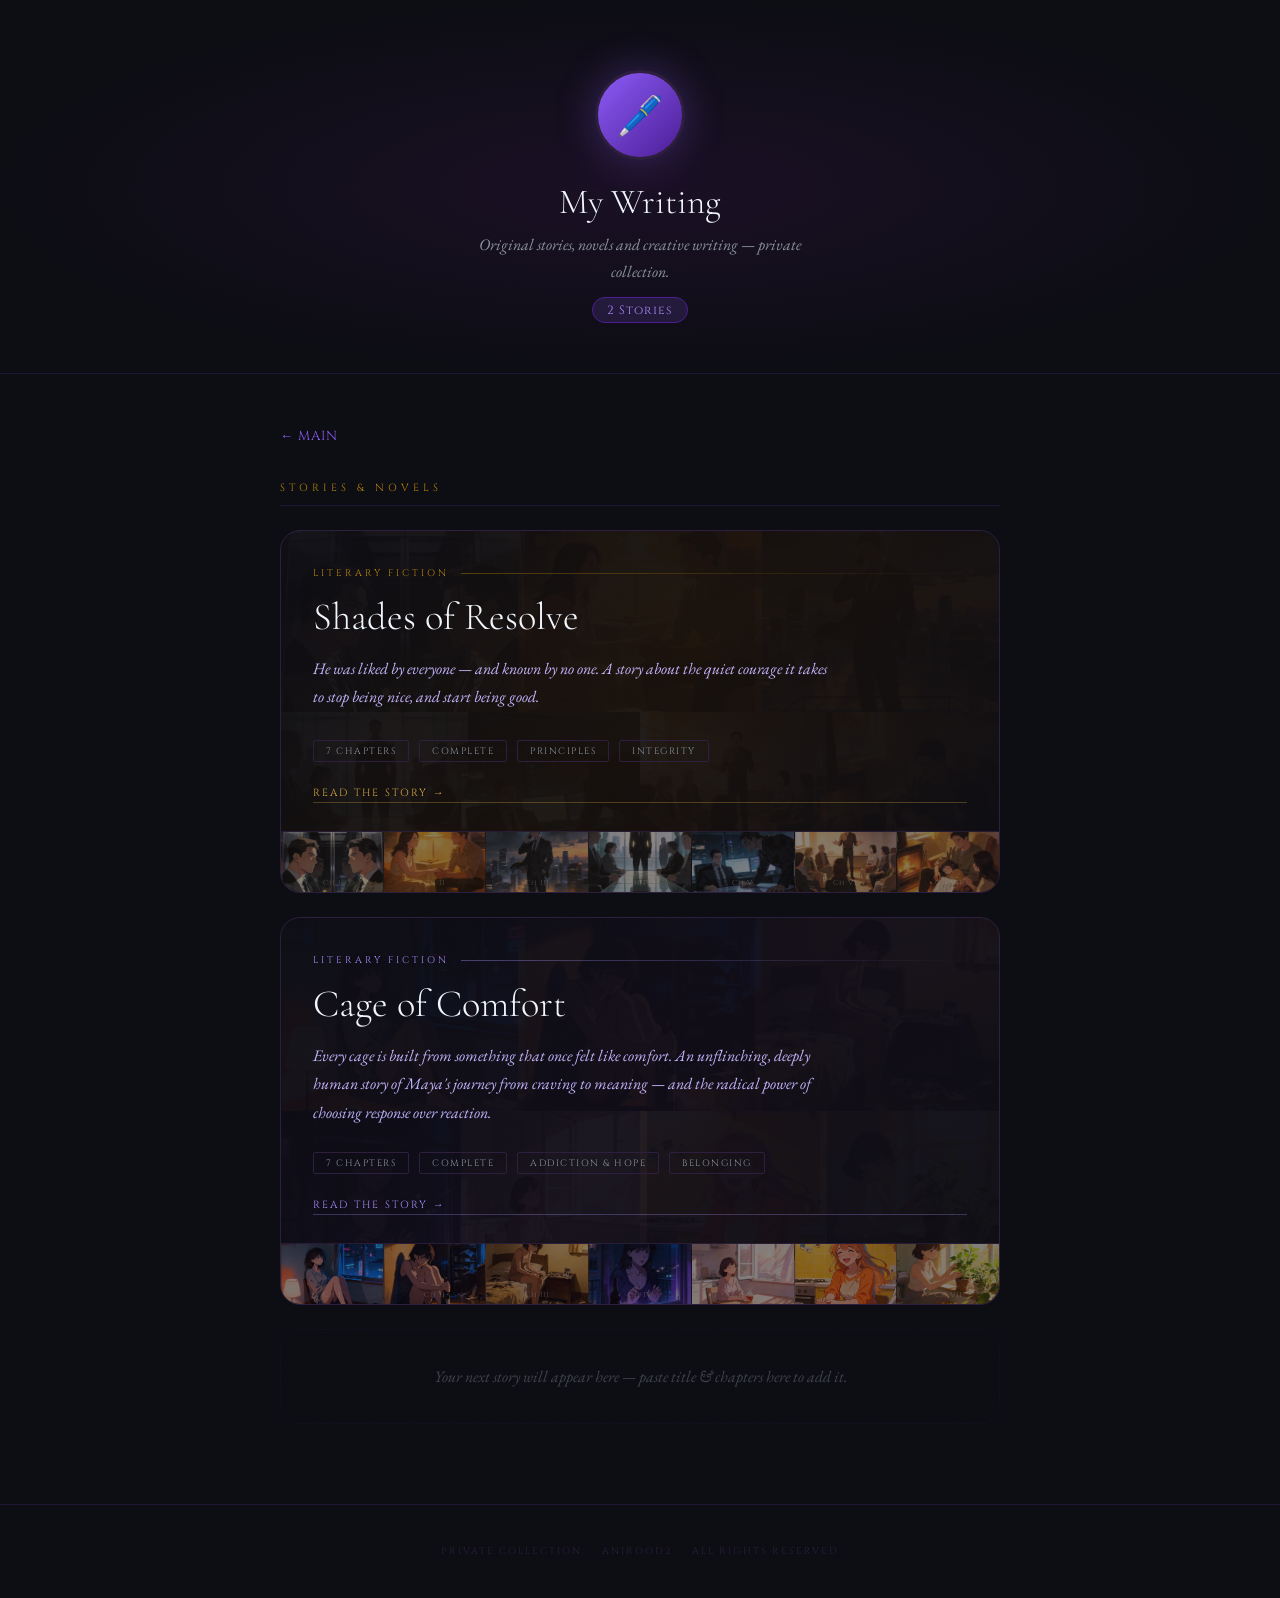
<file: index.html>
<!DOCTYPE html>

<html lang="en">
<head>
<meta charset="utf-8"/>
<meta content="width=device-width, initial-scale=1.0" name="viewport"/>
<title>My Writing — anirood2</title>
<link href="https://fonts.googleapis.com/css2?family=Cormorant+Garamond:ital,wght@0,300;0,400;0,600;1,300;1,400&amp;family=Cinzel:wght@400;600&amp;family=EB+Garamond:ital,wght@0,400;1,400&amp;display=swap" rel="stylesheet"/>
<style>
  :root { --ink: #0d0d14; --gold: #b8860b; --gold-light: #d4a843; --muted: #8a7f6e; --purple: #8b5cf6; }
  * { box-sizing: border-box; margin: 0; padding: 0; }
  body { font-family: 'EB Garamond', Georgia, serif; background: var(--ink); color: #e6edf3; min-height: 100vh; overflow-x: hidden; }
  header { position: relative; padding: 70px 24px 50px; text-align: center; overflow: hidden; border-bottom: 1px solid #1f1535; }
  header::before { content: ''; position: absolute; inset: 0; background: radial-gradient(ellipse at center, #1a1025 0%, var(--ink) 70%); }
  .header-inner { position: relative; z-index: 1; }
  .avatar { width: 90px; height: 90px; border-radius: 50%; background: linear-gradient(135deg, #8b5cf6, #4c1d95); display: flex; align-items: center; justify-content: center; font-size: 2.4em; margin: 0 auto 20px; border: 3px solid #2d1f3d; box-shadow: 0 0 40px rgba(139,92,246,0.3); }
  header h1 { font-family: 'Cormorant Garamond', serif; font-size: 2.2em; font-weight: 300; color: #f0f6fc; margin-bottom: 8px; }
  header p { font-family: 'EB Garamond', serif; font-style: italic; color: #8b949e; font-size: 1em; max-width: 380px; margin: 0 auto; line-height: 1.7; }
  .count { display: inline-block; background: rgba(139,92,246,0.15); border: 1px solid #4c1d95; color: #a78bfa; padding: 4px 14px; border-radius: 20px; font-size: 0.75em; margin-top: 12px; font-family: 'Cinzel', serif; letter-spacing: 1px; }
  .container { max-width: 760px; margin: 0 auto; padding: 50px 20px 80px; }
  .back-link { display: inline-flex; align-items: center; gap: 6px; color: var(--purple); text-decoration: none; font-size: 0.82em; margin-bottom: 36px; font-family: 'Cinzel', serif; letter-spacing: 1px; text-transform: uppercase; }
  .section-label { font-family: 'Cinzel', serif; font-size: 0.65em; letter-spacing: 4px; text-transform: uppercase; color: var(--gold); display: block; margin-bottom: 24px; padding-bottom: 10px; border-bottom: 1px solid #1f1535; }
  .story-card { display: block; text-decoration: none; color: inherit; border-radius: 20px; margin-bottom: 24px; overflow: hidden; position: relative; border: 1px solid #2d1f3d; transition: transform 0.2s, border-color 0.2s; -webkit-tap-highlight-color: transparent; min-height: 300px; }
  .story-card:active { transform: scale(0.98); }
  .story-card.sor:hover { border-color: var(--gold); }
  .story-card.qh:hover { border-color: #7c5cbf; }
  .mosaic-bg { position: absolute; inset: 0; overflow: hidden; border-radius: 20px; }
  .mosaic-img { position: absolute; background-size: cover; background-position: center; opacity: 0.18; transition: opacity 0.3s; }
  .story-card:hover .mosaic-img { opacity: 0.26; }
  .mosaic-overlay-sor { position: absolute; inset: 0; background: linear-gradient(135deg, rgba(13,13,20,0.82) 0%, rgba(26,18,10,0.75) 50%, rgba(13,13,20,0.88) 100%); border-radius: 20px; }
  .mosaic-overlay-qh { position: absolute; inset: 0; background: linear-gradient(135deg, rgba(13,13,20,0.82) 0%, rgba(18,14,26,0.75) 50%, rgba(13,13,20,0.88) 100%); border-radius: 20px; }
  .card-content { position: relative; z-index: 2; padding: 36px 32px 28px; display: flex; flex-direction: column; min-height: 300px; }
  .card-ornament { font-family: 'Cinzel', serif; font-size: 0.6em; letter-spacing: 3px; text-transform: uppercase; margin-bottom: 16px; display: flex; align-items: center; gap: 12px; }
  .card-ornament.gold { color: var(--gold); } .card-ornament.purple { color: #a78bfa; }
  .card-ornament::after { content: ''; flex: 1; height: 1px; }
  .card-ornament.gold::after { background: linear-gradient(to right, rgba(184,134,11,0.4), transparent); }
  .card-ornament.purple::after { background: linear-gradient(to right, rgba(167,139,250,0.4), transparent); }
  .card-title { font-family: 'Cormorant Garamond', serif; font-size: 2.4em; font-weight: 300; color: #f0f6fc; line-height: 1.1; margin-bottom: 16px; }
  .card-hook { font-family: 'EB Garamond', serif; font-style: italic; font-size: 1em; color: #c4b5fd; line-height: 1.8; margin-bottom: 24px; flex: 1; max-width: 520px; }
  .card-meta { display: flex; gap: 10px; flex-wrap: wrap; margin-bottom: 24px; }
  .card-tag { font-family: 'Cinzel', serif; font-size: 0.58em; letter-spacing: 1.5px; text-transform: uppercase; color: #8b949e; border: 1px solid #2d1f3d; padding: 4px 12px; border-radius: 2px; }
  .card-cta { display: inline-flex; align-items: center; gap: 10px; font-family: 'Cinzel', serif; font-size: 0.65em; letter-spacing: 2px; text-transform: uppercase; padding-bottom: 2px; transition: gap 0.2s; }
  .card-cta.gold { color: var(--gold-light); border-bottom: 1px solid rgba(212,168,67,0.3); }
  .card-cta.purple { color: #a78bfa; border-bottom: 1px solid rgba(167,139,250,0.3); }
  .story-card:hover .card-cta { gap: 14px; }
  .chapter-strip { position: relative; z-index: 2; display: flex; border-top: 1px solid rgba(45,31,61,0.8); }
  .strip-thumb { flex: 1; height: 60px; background-size: cover; background-position: center; opacity: 0.5; transition: opacity 0.2s; position: relative; }
  .strip-thumb:not(:last-child) { border-right: 1px solid rgba(13,13,20,0.5); }
  .story-card:hover .strip-thumb { opacity: 0.65; }
  .strip-thumb-num { position: absolute; bottom: 4px; left: 50%; transform: translateX(-50%); font-family: 'Cinzel', serif; font-size: 0.45em; letter-spacing: 1px; color: rgba(255,255,255,0.5); }
  .coming-soon-card { border: 1px dashed #1f1535; border-radius: 20px; padding: 36px 32px; text-align: center; opacity: 0.4; }
  .coming-soon-card p { font-family: 'EB Garamond', serif; font-style: italic; color: #8b949e; font-size: 1em; }
  footer { text-align: center; padding: 40px 20px; border-top: 1px solid #1f1535; }
  footer p { font-family: 'Cinzel', serif; font-size: 0.6em; letter-spacing: 2px; text-transform: uppercase; color: #2d1f3d; }
  @media (max-width: 480px) { .card-title { font-size: 1.8em; } .card-content { padding: 24px 20px 20px; } .strip-thumb { height: 48px; } }
</style>
</head>
<body>
<header>
<div class="header-inner">
<div class="avatar">🖊️</div>
<h1>My Writing</h1>
<p>Original stories, novels and creative writing — private collection.</p>
<span class="count">2 Stories</span>
</div>
</header>
<div class="container">
<a class="back-link" href="https://anirood2.github.io">← Main</a>
<span class="section-label">Stories &amp; Novels</span>
<a class="story-card sor" href="shades-of-resolve.html">
<div class="mosaic-bg"><div class="mosaic-img" style="left:0%;top:0%;width:34%;height:50%;background-image:url('images/img_0001.jpg');"></div><div class="mosaic-img" style="left:33%;top:0%;width:34%;height:50%;background-image:url('images/img_0002.jpg');"></div><div class="mosaic-img" style="left:66%;top:0%;width:34%;height:50%;background-image:url('images/img_0003.jpg');"></div><div class="mosaic-img" style="left:0%;top:50%;width:26%;height:50%;background-image:url('images/img_0004.jpg');"></div><div class="mosaic-img" style="left:25%;top:50%;width:26%;height:50%;background-image:url('images/img_0005.jpg');"></div><div class="mosaic-img" style="left:50%;top:50%;width:26%;height:50%;background-image:url('images/img_0006.jpg');"></div><div class="mosaic-img" style="left:75%;top:50%;width:25%;height:50%;background-image:url('images/img_0007.jpg');"></div><div class="mosaic-overlay-sor"></div></div>
<div class="card-content">
<div class="card-ornament gold">Literary Fiction</div>
<h2 class="card-title">Shades of Resolve</h2>
<p class="card-hook">He was liked by everyone — and known by no one. A story about the quiet courage it takes to stop being nice, and start being good.</p>
<div class="card-meta"><span class="card-tag">7 Chapters</span><span class="card-tag">Complete</span><span class="card-tag">Principles</span><span class="card-tag">Integrity</span></div>
<span class="card-cta gold">Read the Story →</span>
</div>
<div class="chapter-strip"><div class="strip-thumb" style="background-image:url('images/img_0008.jpg');"><span class="strip-thumb-num">Ch I</span></div><div class="strip-thumb" style="background-image:url('images/img_0009.jpg');"><span class="strip-thumb-num">Ch II</span></div><div class="strip-thumb" style="background-image:url('images/img_0010.jpg');"><span class="strip-thumb-num">Ch III</span></div><div class="strip-thumb" style="background-image:url('images/img_0011.jpg');"><span class="strip-thumb-num">Ch IV</span></div><div class="strip-thumb" style="background-image:url('images/img_0012.jpg');"><span class="strip-thumb-num">Ch V</span></div><div class="strip-thumb" style="background-image:url('images/img_0013.jpg');"><span class="strip-thumb-num">Ch VI</span></div><div class="strip-thumb" style="background-image:url('images/img_0014.jpg');"><span class="strip-thumb-num">Ch VII</span></div></div>
</a>
<a class="story-card qh" href="cage-of-comfort.html">
<div class="mosaic-bg"><div class="mosaic-img" style="left:0%;top:0%;width:34%;height:50%;background-image:url('images/img_0015.jpg');"></div><div class="mosaic-img" style="left:33%;top:0%;width:34%;height:50%;background-image:url('images/img_0016.jpg');"></div><div class="mosaic-img" style="left:66%;top:0%;width:34%;height:50%;background-image:url('images/img_0017.jpg');"></div><div class="mosaic-img" style="left:0%;top:50%;width:26%;height:50%;background-image:url('images/img_0018.jpg');"></div><div class="mosaic-img" style="left:25%;top:50%;width:26%;height:50%;background-image:url('images/img_0019.jpg');"></div><div class="mosaic-img" style="left:50%;top:50%;width:26%;height:50%;background-image:url('images/img_0020.jpg');"></div><div class="mosaic-img" style="left:75%;top:50%;width:25%;height:50%;background-image:url('images/img_0021.jpg');"></div><div class="mosaic-overlay-qh"></div></div>
<div class="card-content">
<div class="card-ornament purple">Literary Fiction</div>
<h2 class="card-title">Cage of Comfort</h2>
<p class="card-hook">Every cage is built from something that once felt like comfort. An unflinching, deeply human story of Maya's journey from craving to meaning — and the radical power of choosing response over reaction.</p>
<div class="card-meta"><span class="card-tag">7 Chapters</span><span class="card-tag">Complete</span><span class="card-tag">Addiction &amp; Hope</span><span class="card-tag">Belonging</span></div>
<span class="card-cta purple">Read the Story →</span>
</div>
<div class="chapter-strip"><div class="strip-thumb" style="background-image:url('images/img_0022.jpg');"><span class="strip-thumb-num">Ch I</span></div><div class="strip-thumb" style="background-image:url('images/img_0023.jpg');"><span class="strip-thumb-num">Ch II</span></div><div class="strip-thumb" style="background-image:url('images/img_0024.jpg');"><span class="strip-thumb-num">Ch III</span></div><div class="strip-thumb" style="background-image:url('images/img_0025.jpg');"><span class="strip-thumb-num">Ch IV</span></div><div class="strip-thumb" style="background-image:url('images/img_0026.jpg');"><span class="strip-thumb-num">Ch V</span></div><div class="strip-thumb" style="background-image:url('images/img_0027.jpg');"><span class="strip-thumb-num">Ch VI</span></div><div class="strip-thumb" style="background-image:url('images/img_0028.jpg');"><span class="strip-thumb-num">Ch VII</span></div></div>
</a>
<div class="coming-soon-card"><p>Your next story will appear here — paste title &amp; chapters here to add it.</p></div>
</div>
<footer><p>Private Collection  ·  anirood2  ·  All Rights Reserved</p></footer>
</body>
</html>
</file>
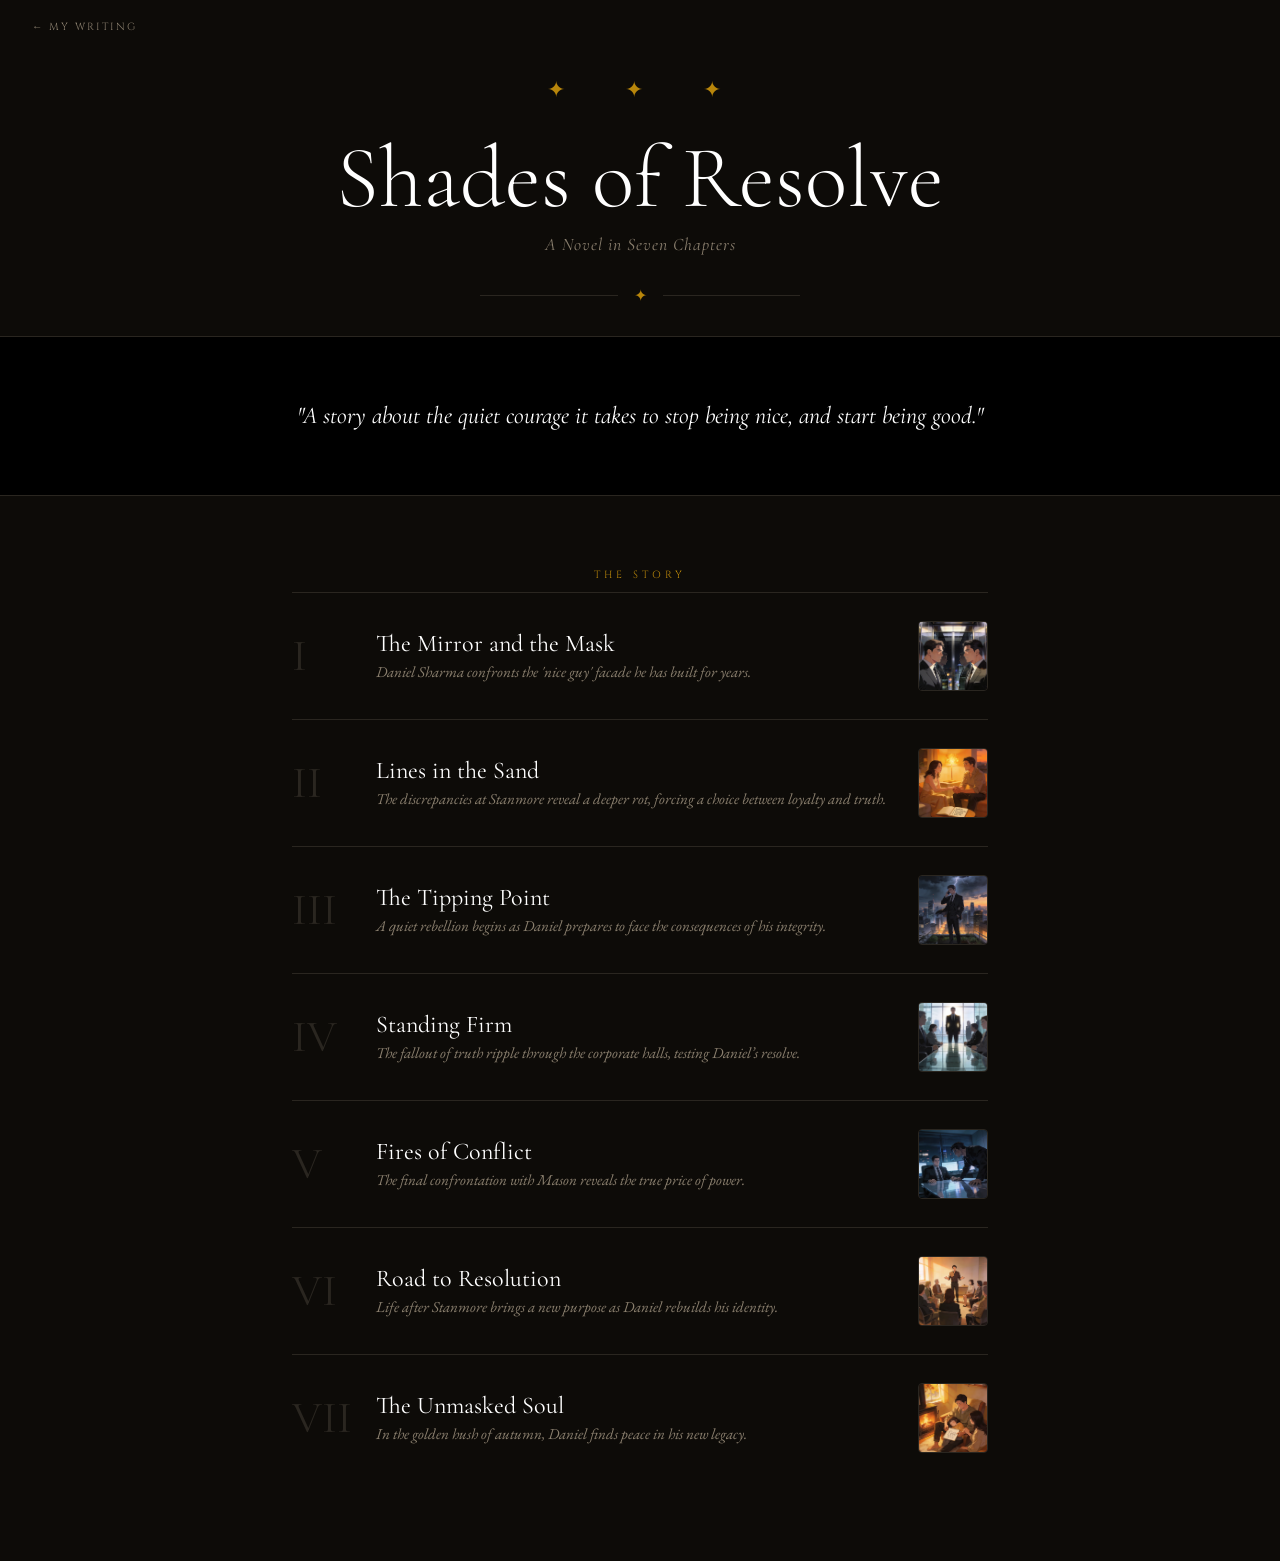
<file: shades-of-resolve.html>
<!DOCTYPE html>
<html lang="en">
<head>
<meta charset="UTF-8">
<meta name="viewport" content="width=device-width, initial-scale=1.0">
<title>Shades of Resolve</title>
<link href="https://fonts.googleapis.com/css2?family=Cormorant+Garamond:ital,wght@0,300;0,400;0,600;1,300;1,400&family=Cinzel:wght@400;600&family=EB+Garamond:ital,wght@0,400;1,400&display=swap" rel="stylesheet">
<style>
  :root {
    --ink: #f5f0e8;          
    --parchment: #1a1610;    
    --cream: #0d0b08;        
    --gold: #b8860b; 
    --gold-light: #d4a843;
    --muted: #8a7f6e;
    --rule: #2a2620; 
  }
  * { box-sizing: border-box; margin: 0; padding: 0; }
  
  body { 
    font-family: 'EB Garamond', Georgia, serif; 
    background-color: var(--cream); 
    color: var(--ink); 
    min-height: 100vh; 
    overflow-x: hidden; 
  }

  /* Scrollbar Styling for Reader */
  .overlay-content::-webkit-scrollbar { width: 4px; }
  .overlay-content::-webkit-scrollbar-track { background: var(--cream); }
  .overlay-content::-webkit-scrollbar-thumb { background: var(--rule); }

  .back-link { display: inline-flex; align-items: center; gap: 8px; font-family: 'Cinzel', serif; font-size: 0.65em; letter-spacing: 2px; color: var(--muted); text-decoration: none; padding: 20px 32px; text-transform: uppercase; }
  .back-link:hover { color: var(--gold); }

  .hero { max-width: 760px; margin: 0 auto; padding: 20px 32px 0; text-align: center; }
  .ornament { font-size: 1.4em; color: var(--gold); letter-spacing: 12px; display: block; margin-bottom: 28px; }
  .story-title { font-family: 'Cormorant Garamond', serif; font-size: clamp(3em, 8vw, 5.5em); font-weight: 300; color: #ffffff; line-height: 1.05; margin-bottom: 10px; }
  .story-subtitle { font-family: 'Cormorant Garamond', serif; font-size: 1.1em; font-style: italic; color: var(--muted); letter-spacing: 1px; margin-bottom: 30px; }
  
  .title-rule { display: flex; align-items: center; gap: 16px; margin: 0 auto 30px; max-width: 320px; }
  .title-rule hr { flex: 1; border: none; border-top: 1px solid var(--rule); }
  .title-rule span { color: var(--gold); font-size: 1em; }

  .hook-section { background: #000; padding: 56px 32px; text-align: center; border-top: 1px solid var(--rule); border-bottom: 1px solid var(--rule); }
  .hook-text { font-family: 'Cormorant Garamond', serif; font-size: clamp(1.15em, 3vw, 1.5em); font-style: italic; color: #fff; line-height: 1.9; }

  .chapters-section { max-width: 760px; margin: 0 auto; padding: 72px 32px 80px; }
  .section-label { font-family: 'Cinzel', serif; font-size: 0.65em; letter-spacing: 4px; text-transform: uppercase; color: var(--gold); display: block; text-align: center; margin-bottom: 10px; }
  
  .chapter-card { display: flex; align-items: center; border-top: 1px solid var(--rule); cursor: pointer; padding: 28px 0; gap: 24px; transition: 0.3s; position: relative; }
  .chapter-card:hover { background: rgba(255,255,255,0.03); }
  .chapter-card.completed .ch-numeral { color: var(--gold); }
  .chapter-card.completed::after { content: '✓'; position: absolute; left: -20px; color: var(--gold); font-family: 'Cinzel'; font-size: 0.8em; }

  .ch-numeral { font-family: 'Cormorant Garamond', serif; font-size: 2.8em; color: var(--rule); width: 60px; transition: 0.3s; }
  .ch-content { flex: 1; }
  .ch-title { font-family: 'Cormorant Garamond', serif; font-size: 1.5em; color: #fff; margin-bottom: 4px; }
  .ch-preview { font-family: 'EB Garamond', serif; font-size: 0.95em; color: var(--muted); font-style: italic; }
  .ch-status { font-family: 'Cinzel'; font-size: 0.55em; letter-spacing: 1px; color: var(--gold); display: none; margin-top: 4px; }
  .chapter-card.completed .ch-status { display: block; }

  .ch-thumb { width: 70px; height: 70px; border-radius: 4px; overflow: hidden; border: 1px solid var(--rule); background: #222; }
  .ch-thumb img { width: 100%; height: 100%; object-fit: cover; }

  /* OVERLAY STYLES */
  .overlay { display: none; position: fixed; inset: 0; z-index: 200; background: rgba(0,0,0,0.95); backdrop-filter: blur(10px); color: white; padding-top: 40px; }
  .overlay.open { display: flex; }
  
  .progress-container { position: fixed; top: 40px; left: 50%; transform: translateX(-50%); width: 700px; max-width: 100%; height: 3px; background: var(--rule); z-index: 210; border-radius: 3px; overflow: hidden; }
  .progress-bar { height: 100%; background: var(--gold); width: 0%; transition: width 0.3s ease; }

  .overlay-content { max-width: 700px; margin: 0 auto; background: var(--parchment); height: 90vh; border-radius: 20px 20px 0 0; padding: 40px; overflow-y: auto; border: 1px solid var(--rule); position: relative; }
  .overlay-header { margin-bottom: 30px; border-bottom: 1px solid var(--rule); padding-bottom: 20px; }
  .overlay-close { color: var(--gold); cursor: pointer; float: right; font-family: 'Cinzel'; font-size: 0.8em; text-transform: uppercase; }
  
  .overlay-illustration { width: 100%; height: auto; border-radius: 8px; margin-bottom: 32px; border: 1px solid var(--rule); display: block; }
  
  .overlay-body p { font-size: 1.15em; line-height: 1.8; margin-bottom: 24px; color: var(--ink); }
  .overlay-body p:first-child::first-letter { font-size: 3.5em; float: left; margin-right: 12px; color: var(--gold); line-height: 0.8; margin-top: 8px; }

  .overlay-footer { margin-top: 40px; padding-top: 20px; border-top: 1px solid var(--rule); display: flex; justify-content: center; padding-bottom: 40px; }
  .next-ch-btn { font-family: 'Cinzel', serif; background: var(--gold); color: white; border: none; padding: 12px 24px; cursor: pointer; letter-spacing: 2px; transition: 0.3s; border-radius: 2px; }
  .next-ch-btn:hover { background: var(--gold-light); }
</style>
</head>
<body>

<a class="back-link" href="index.html">← My Writing</a>

<div class="hero">
  <span class="ornament">✦ &nbsp; ✦ &nbsp; ✦</span>
  <h1 class="story-title">Shades of Resolve</h1>
  <p class="story-subtitle">A Novel in Seven Chapters</p>
  <div class="title-rule"><hr><span>✦</span><hr></div>
</div>

<div class="hook-section">
  <p class="hook-text">"A story about the quiet courage it takes to stop being nice, and start being good."</p>
</div>

<div class="chapters-section">
  <span class="section-label">The Story</span>
  <div id="chapterList"></div>
</div>

<div class="overlay" id="overlay">
  <div class="progress-container"><div class="progress-bar" id="progressBar"></div></div>
  <div class="overlay-content" id="overlayScroll">
    <div class="overlay-header">
      <span class="overlay-close" onclick="closeChapter()">Close ✕</span>
      <h2 id="overlayTitle" style="font-family: 'Cormorant Garamond'; font-size: 2.2em; font-weight: 300;"></h2>
    </div>
    <div id="overlayImageContainer"></div>
    <div id="overlayBody" class="overlay-body"></div>
    <div class="overlay-footer" id="overlayFooter"></div>
  </div>
</div>

<script>
const ROMAN = ['I','II','III','IV','V','VI','VII'];
let readChapters = new Set();

const chapters = [
  {
    title: "The Mirror and the Mask",
    preview: "Daniel Sharma confronts the 'nice guy' facade he has built for years.",
    img: "images/shades_ch1.png",
    content: `<p>Daniel Sharma adjusted his tie in the mirrored elevator wall of Stanmore Financial, the silver surface reflecting a man who seemed to have it all. At forty-two, his hair was only just beginning to salt at the temples, a change that lent him an air of seasoned wisdom rather than age. He was, by all accounts, the most well-liked man in the building. He never missed a birthday, remembered the names of interns' spouses, and had a gift for delivering difficult news with a softness that left people feeling understood rather than defeated.</p>
              <p>But as the elevator climbed silently toward the 44th floor, Daniel felt a familiar, hollow weight in his chest. It was the weight of a thousand small concessions. To his colleagues, he was the ultimate diplomat. To himself, he was increasingly becoming a ghost—a man constructed entirely of other people's expectations. He had spent twenty years perfecting the art of being "nice," a trait his father had always praised as the highest virtue. "A man who is liked," his father used to say, "is a man who is safe."</p>
              <p>Safe, Daniel thought, but at what cost?</p>
              <p>The elevator doors chimed open, and the morning bustle of Stanmore swallowed him. He was immediately greeted by Sarah, the head of HR, who looked frantic. "Daniel, thank God you're here. Mason is in a state. The compliance audit for the Southeast region came back, and there are... discrepancies. He wants to see you immediately."</p>
              <p>Daniel offered a calm, practiced smile. "Deep breaths, Sarah. I’ll go see him now. I'm sure it’s nothing we can’t handle together." Sarah visibly relaxed, her shoulders dropping. "Thank you, Daniel. You always know what to say."</p>
              <p>As he walked toward the corner office, the smile remained on his face, but his mind was racing. He knew about the discrepancies. In fact, he had been the one to flag them months ago, only to be told by Mason, the CEO and his long-time mentor, to "let the process work itself out." Now, the process had worked itself out in the form of a formal audit finding, and Mason would expect Daniel to be the one to fix it—to massage the numbers, to soothe the auditors, to keep the peace.</p>
              <p>He reached the heavy mahogany doors and paused. This was the mask he wore: the fixer, the peacekeeper, the nice guy. But as he looked at his own reflection in the polished wood, he realized with a jolt of fear that he no longer recognized the man behind it.</p>`
  },
  {
    title: "Lines in the Sand",
    preview: "The discrepancies at Stanmore reveal a deeper rot, forcing a choice between loyalty and truth.",
    img: "images/shades_ch2.png",
    content: `<p>The meeting with Mason had been exactly what Daniel feared. "It's a matter of framing, Daniel," Mason had said, pacing the length of his office. "We aren't hiding anything; we're just ensuring the data reflects the long-term health of the firm rather than short-term volatility. You’re the best at this. Talk to the compliance lead. Make him see the bigger picture."</p>
              <p>Daniel had nodded. He had smiled. He had walked out of the room promising to look into it. And for the first time in his career, he felt physically ill from the lie.</p>
              <p>That evening, the silence of his suburban home felt oppressive. His wife, Priya, was in the kitchen, the rhythmic chop of vegetables a constant in their quiet life together. She was a pediatrician, a woman whose moral compass was as fixed as the North Star. Daniel often wondered what she would think if she saw him in those meetings—saw the way he smoothed over the rough edges of corporate greed with a pleasant anecdote and a warm handshake.</p>
              <p>"You're quiet tonight," Priya said, not looking up from her work.</p>
              <p>"Just a long day at the office," Daniel replied, the standard script.</p>
              <p>"Mason again?"</p>
              <p>Daniel sighed and sat at the island. "He wants me to... adjust some things. Regarding the audit."</p>
              <p>Priya stopped chopping. She looked at him, her dark eyes searching his. "Adjust, or fix?"</p>
              <p>"In his mind, they're the same thing."</p>
              <p>"And in yours?"</p>
              <p>Daniel looked down at his hands. "I've spent my whole life being the person who makes things work, Priya. If I push back now, it's not just a disagreement. It’s a collapse. Mason has been my champion for fifteen years. The board trusts me because I don't make waves."</p>
              <p>"There's a difference between making waves and standing on solid ground, Daniel," Priya said softly. She walked over and placed her hand on his. "You’ve always been the nice guy. Everyone loves you for it. But being nice isn't the same as being good. Being nice is about how you make other people feel. Being good is about who you are when no one is looking."</p>
              <p>The words hit him with the force of a physical blow. He realized then that he hadn't been keeping the peace for the company's sake, or even for Mason's. He had been doing it to protect his own image—to maintain the comfort of being the man everyone liked. He was terrified of the conflict that would come if he finally said 'no.'</p>
              <p>That night, Daniel didn't sleep. He went to his home office and pulled up the encrypted files he had saved months ago—the true records of the Southeast region. He looked at the numbers, stark and uncompromising. They told a story of systematic risk and hidden losses. To 'adjust' them would be more than just a diplomatic favor; it would be a betrayal of every person who had invested their savings with Stanmore.</p>
              <p>The line in the sand wasn't just about the company. It was about his soul.</p>`
  },
  {
    title: "The Tipping Point",
    preview: "A quiet rebellion begins as Daniel prepares to face the consequences of his integrity.",
    img: "images/shades_ch3.png",
    content: `<p>The following week was a blur of calculated silence. Daniel continued his duties, attending meetings and greeting staff with his usual warmth, but internally, a transformation was taking place. He was no longer the bridge; he was becoming the barrier.</p>
              <p>He met with Marcus, the head of the compliance audit, in a small, windowless conference room. Marcus was a young man, sharp-eyed and weary, clearly expecting another round of corporate obfuscation from the "Nice Guy of Stanmore."</p>
              <p>"Daniel," Marcus began, opening his laptop. "I assume you're here to explain why the Southeast numbers look so different from the projections we were given."</p>
              <p>Daniel didn't smile. He didn't offer a preamble. He simply slid a flash drive across the table. "I'm here to give you the rest of the story, Marcus. These are the internal audit logs from my department. They haven't been 'adjusted' for the board."</p>
              <p>Marcus stared at the drive, then at Daniel. "Do you know what this means? If Mason finds out you gave me this—"</p>
              <p>"I know exactly what it means," Daniel interrupted, his voice steady. "It means the audit will be accurate. It means the truth will be on the record."</p>
              <p>"Why now?" Marcus asked, genuinely curious. "You've been Mason's right hand for years. You could have just ridden this out and been the next CEO."</p>
              <p>"Because I realized that being the next CEO wasn't worth the man I'd have to become to get there," Daniel said.</p>
              <p>The news of the leak didn't take long to reach the top floor. By Friday afternoon, the atmosphere in the building had shifted from professional to predatory. The whispers that usually stopped when Daniel entered a room now intensified. Mason didn't call him to his office. Instead, Daniel received a formal notice that he was being placed on administrative leave pending an investigation into "unauthorized handling of sensitive data."</p>
              <p>As he packed his few personal belongings into a cardboard box, Sarah from HR stood at his door. She didn't look relieved this time. She looked terrified. "Daniel, what did you do? Mason is... he’s destroyed. He said you betrayed him."</p>
              <p>"I didn't betray him, Sarah," Daniel said, taping the box shut. "I stopped enabling him. There's a difference."</p>
              <p>He walked out of the building with his box under his arm. For the first time in twenty years, no one stopped him to say goodbye. No one asked about his weekend. He was no longer the man everyone liked. He was a threat. And yet, as he stepped into the bright afternoon sun, the hollow weight in his chest was gone. He felt light. He felt, for the first time in a very long time, entirely real.</p>`
  },
  {
    title: "Standing Firm",
    preview: "The fallout of truth ripple through the corporate halls, testing Daniel’s resolve.",
    img: "images/shades_ch4.png",
    content: `<p>Administrative leave was a strange, quiet purgatory. Daniel spent his days at home, tending to the garden and rediscovering the simple rhythms of a life not dictated by a corporate calendar. The industry news was full of the "Stanmore Scandal," though his name was rarely mentioned—Mason was working hard to keep the internal rebellion quiet while he scrambled to find a scapegoat.</p>
              <p>The pressure, however, began to mount in other ways. Old colleagues reached out—not to support him, but to urge him to "be reasonable."</p>
              <p>"Daniel, think about your career," one former mentor told him over the phone. "If you just retract the statement about the logs, we can frame it as a technical misunderstanding. You’ll be back in your office by Monday, and we can put this behind us. Don't throw away twenty years of goodwill over a 'discrepancy'."</p>
              <p>"It's not a discrepancy, Bill. It's a lie," Daniel replied. "And I'm done living them."</p>
              <p>The "goodwill" he had spent decades building turned out to be incredibly fragile. People who had once sought his advice now avoided his calls. The social circles he and Priya moved in began to feel colder. At a neighborhood dinner party, he overheard a neighbor remarking how "unfortunate" it was that Daniel had become so "difficult" in his later career.</p>
              <p>Priya, however, was his rock. "Let them talk," she said as they sat on their porch one evening. "They’re mourning the 'nice guy' because he was convenient for them. He never asked them to check their own consciences. This new version of you... he’s much more inconvenient. But he’s the one I want to grow old with."</p>
              <p>Daniel realized that his previous "niceness" had been a form of cowardice—a way to avoid the discomfort of other people's disapproval. Now that he was facing that disapproval head-on, he found a strength he hadn't known he possessed. He wasn't being mean; he was being clear. He wasn't being aggressive; he was being firm. </p>
              <p>The investigation reached its climax when the regulatory bodies, prompted by Marcus’s audit findings, launched a formal inquiry. Daniel was called to testify. Mason’s lawyers were prepared to paint him as a disgruntled employee with a personal vendetta. They expected him to crack under the pressure, to revert to his old self—the man who would rather apologize than argue.</p>
              <p>They were wrong.</p>`
  },
  {
    title: "Fires of Conflict",
    preview: "The final confrontation with Mason reveals the true price of power.",
    img: "images/shades_ch5.png",
    content: `<p>The hearing room was cold and smelled of floor wax and old paper. Mason sat across from Daniel, his face a mask of controlled fury. He looked older than Daniel remembered, the stress of the scandal finally showing through his carefully curated exterior.</p>
              <p>The questioning was brutal. Mason’s lead attorney, a man known for his ability to dismantle witnesses, focused on Daniel’s history of "diplomacy."</p>
              <p>"Mr. Sharma, for twenty years, you were the primary architect of Stanmore’s internal culture. You signed off on every major report. You praised the very systems you are now criticizing. Why should we believe this sudden 'moral awakening' isn't just a move to save your own skin now that the auditors have arrived?"</p>
              <p>Daniel looked at the attorney, then at Mason. He didn't feel the need to be liked by this man. He didn't feel the need to soften his words.</p>
              <p>"For twenty years," Daniel said, his voice carrying through the room with a new, resonant clarity, "I chose peace over truth. I thought that being kind to my colleagues meant protecting them from the consequences of their actions. I was wrong. I wasn't being kind; I was being complicit. I am not here to save my skin. My career at Stanmore is over, and I accept that. I am here because I can no longer live with the silence. The records I provided are not a 'vendetta.' They are the truth that I should have spoken years ago."</p>
              <p>The room went quiet. Mason leaned forward, his voice a low hiss. "You’re a traitor, Daniel. You were family. I built you."</p>
              <p>"You built a mask, Mason," Daniel replied, looking him directly in the eye. "And I wore it willingly. But I’m finished with it now. You didn't lose a friend today; you lost an accomplice. And if that feels like a betrayal, it's only because you’ve forgotten what loyalty to the truth looks like."</p>
              <p>The hearing ended with a recommendation for a full forensic audit and the immediate suspension of Mason and several board members. As the room cleared, Mason was surrounded by his lawyers, a man trapped in the fortress he had built of lies.</p>
              <p>Daniel walked out alone. He felt a strange sense of grief for the relationship he had lost, but it was outweighed by a profound sense of peace. He had entered the fire of conflict and come out on the other side, not burned, but tempered.</p>`
  },
  {
    title: "Road to Resolution",
    preview: "Life after Stanmore brings a new purpose as Daniel rebuilds his identity.",
    img: "images/shades_ch6.png",
    content: `<p>The aftermath of the Stanmore scandal was long and messy. Mason eventually stepped down, and the company underwent a massive restructuring. Daniel was offered his job back by the new leadership, but he declined. He knew he couldn't go back to the halls where he had spent so long being someone else.</p>
              <p>Instead, he started a small consultancy firm focused on corporate ethics and transparency. It wasn't nearly as lucrative as his VP role, and his client list was small at first. Many companies were still wary of a "whistleblower." But the clients he did have were people who truly wanted to build something lasting and honest.</p>
              <p>His personal life also changed. His "circle" had shrunk significantly, but the friendships that remained were deeper, built on shared values rather than social convenience. He found he had more time for Priya, more time for his own thoughts, and a newfound passion for mentoring young professionals who were struggling with the same pressures he had faced.</p>
              <p>One afternoon, he was at a local coffee shop, preparing for a workshop, when he saw Sarah, his former HR head. She looked different—less frantic, more grounded. She approached his table hesitantly.</p>
              <p>"Daniel? I wanted to say... I'm sorry. For how I acted when you left. I was scared for my own job, and I didn't see what you were actually doing."</p>
              <p>Daniel smiled, and this time, it was a real smile. "It's okay, Sarah. I was scared for twenty years. I understand."</p>
              <p>"I quit Stanmore a month after you did," she said, sitting down. "I realized I was just 'fixing' things too. Now I'm working for a non-profit. It pays half as much, but I sleep through the night."</p>
              <p>They talked for an hour—not about corporate politics, but about the difficulty and the necessity of being "good." As she left, Daniel felt a quiet sense of satisfaction. His actions had ripples he hadn't even considered. By choosing to be true to himself, he had given others the permission to do the same.</p>`
  },
  {
    title: "The Unmasked Soul",
    preview: "In the golden hush of autumn, Daniel finds peace in his new legacy.",
    img: "images/shades_ch7.png",
    content: `<p>Autumn arrived in a golden hush, the world taking a softer breath after the intensity of summer’s storms. Long shadows crept across Brambleton’s sidewalks, each fallen leaf a quiet testament that change, even when harsh, eventually gives way to calm. Inside their home, Daniel found himself re-learning the rhythms of daily life: breakfast with Leela and Priya, morning walks once lost to nervous commutes, laughter during family dinners where silence used to live.</p>
              <p>His career at Stanmore settled into a new chapter. As Chief Compliance Officer, Daniel experienced a mix of pride and humility. The wounds from Mason’s era still ached—trust was a currency earned only over many calm paydays, not restored overnight. But he had learned to embrace discomfort as a sign that he was, for the first time in years, living aligned with his deepest convictions.</p>
              <p>He spent his early mornings journaling, sipping chai as the sunrise stole across the kitchen table. One entry, written in his looping hand, read simply:  
              Being a good man costs more than being a nice guy. But the things I’ve paid are nothing compared to what I’ve gained.</p>
              <p>Weeks rolled on. Daniel made time for colleagues struggling with their own boundaries, never preaching, only listening. One Thursday, he met with Maya, a young manager new to Stanmore, nervously clutching a file.</p>
              <p>“I uncovered an old supplier contract with hidden side payments. I wanted to check with you before saying anything,” she said, voice faltering.</p>
              <p>Daniel smiled gently, encouraging. “Why me?”
              “Because you’re the only leader who didn’t just survive a scandal—you made the company better. The others say you fight for what matters, even if it’s unpopular.”</p>
              <p>He leaned in, attentive. “This is your moment the way I had mine. Do what you know is right, Maya. And if there are consequences, I’ll stand with you—not because it’s easy, but because we can’t build trust by hiding from truth.”</p>
              <p>After work, Daniel returned home, his soul lighter. Priya was in the garden, her hands muddy, coaxing new life into autumn beds. Leela was riding her bike along the sidewalk, helmet slightly askew, calling, “Watch me! Look how fast, Daddy!” He watched. He memorized every detail, aware of the new safety that honesty and boundaries had brought to his family.</p>
              <p>Dinner that evening was simple—dal, fresh rotis, and bright chutney. Afterward, Leela asked, “Daddy, why were you sad last summer? Did someone hurt you?”</p>
              <p>Daniel shared a glance with Priya, then knelt beside his daughter. “Yes, I was sad. Because I chose to do something hard at work—I told the truth when it wasn't popular. It hurt, but it also made our family safer and stronger. Sometimes, good people have to make choices that aren’t easy, because that’s how we protect what we love.”</p>
              <p>Later, as snow feathered against the windows months later, Daniel perched near the fireplace with Leela. She drew three figures: Daddy, Mama, and herself—all with strong, radiant arms, each holding a bright-colored shield. Over them, in child’s script: We protect each other.</p>
              <p>Tears welled in Daniel’s eyes. The journey had been scarred, uncertain, full of loss—and yet, what he’d built was unbreakable. He understood now: The good man is not always the nice guy. But through struggle and kindness, he becomes the man the world can trust—and the protector of all that truly matters.</p>`
  }
];

function init() {
  const list = document.getElementById('chapterList');
  let html = "";
  for(let i=0; i<chapters.length; i++) {
    html += `<div class="chapter-card" id="card-${i}" onclick="openChapter(${i})">
              <div class="ch-numeral">${ROMAN[i]}</div>
              <div class="ch-content">
                <div class="ch-title">${chapters[i].title}</div>
                <div class="ch-preview">${chapters[i].preview}</div>
                <div class="ch-status">Completed</div>
              </div>
              <div class="ch-thumb"><img src="${chapters[i].img}" alt="Chapter ${i+1}"></div>
            </div>`;
  }
  list.innerHTML = html;
}

function updateProgress(idx) {
  const percentage = ((idx + 1) / chapters.length) * 100;
  document.getElementById('progressBar').style.width = percentage + '%';
}

function openChapter(idx) {
  document.getElementById('overlayTitle').innerText = chapters[idx].title;
  document.getElementById('overlayImageContainer').innerHTML = `<img src="${chapters[idx].img}" class="overlay-illustration" alt="${chapters[idx].title}">`;
  document.getElementById('overlayBody').innerHTML = chapters[idx].content;
  
  updateProgress(idx);

  const footer = document.getElementById('overlayFooter');
  if(idx < chapters.length - 1) {
    footer.innerHTML = `<button class="next-ch-btn" onclick="markAndNext(${idx})">Next Chapter: ${chapters[idx+1].title} →</button>`;
  } else {
    footer.innerHTML = `<button class="next-ch-btn" onclick="finishStory(${idx})">✦ Finish Story</button>`;
  }

  document.getElementById('overlay').style.display = 'flex';
  document.body.style.overflow = 'hidden';
  document.getElementById('overlayScroll').scrollTop = 0;
}

function markAndNext(idx) {
  markAsRead(idx);
  openChapter(idx + 1);
}

function finishStory(idx) {
  markAsRead(idx);
  closeChapter();
}

function markAsRead(idx) {
  readChapters.add(idx);
  document.getElementById(`card-${idx}`).classList.add('completed');
}

function closeChapter() {
  document.getElementById('overlay').style.display = 'none';
  document.body.style.overflow = 'auto';
}

window.onload = init;
</script>
</body>
</html>
</file>
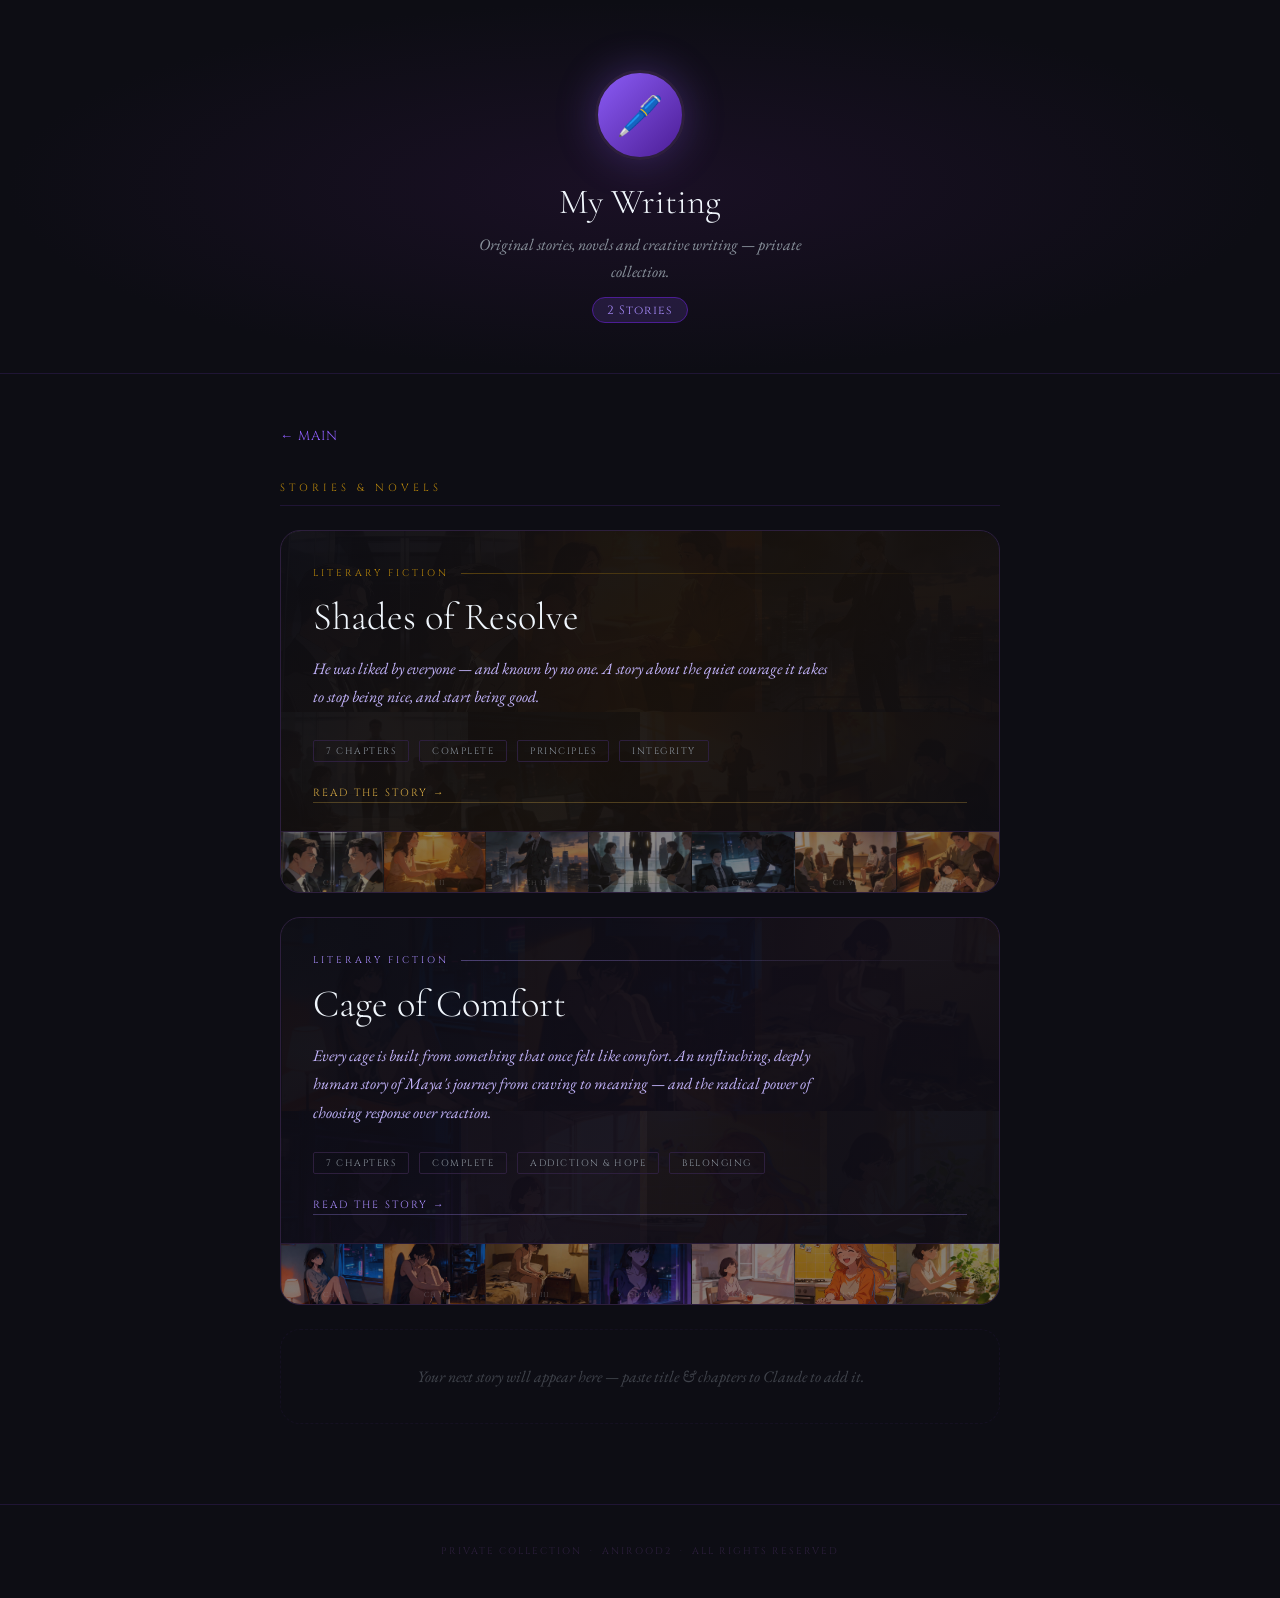
<file: writing-index-optimized-images.html>
<!DOCTYPE html>

<html lang="en">
<head>
<meta charset="utf-8"/>
<meta content="width=device-width, initial-scale=1.0" name="viewport"/>
<title>My Writing — anirood2</title>
<link href="https://fonts.googleapis.com/css2?family=Cormorant+Garamond:ital,wght@0,300;0,400;0,600;1,300;1,400&amp;family=Cinzel:wght@400;600&amp;family=EB+Garamond:ital,wght@0,400;1,400&amp;display=swap" rel="stylesheet"/>
<style>
  :root { --ink: #0d0d14; --gold: #b8860b; --gold-light: #d4a843; --muted: #8a7f6e; --purple: #8b5cf6; }
  * { box-sizing: border-box; margin: 0; padding: 0; }
  body { font-family: 'EB Garamond', Georgia, serif; background: var(--ink); color: #e6edf3; min-height: 100vh; overflow-x: hidden; }
  header { position: relative; padding: 70px 24px 50px; text-align: center; overflow: hidden; border-bottom: 1px solid #1f1535; }
  header::before { content: ''; position: absolute; inset: 0; background: radial-gradient(ellipse at center, #1a1025 0%, var(--ink) 70%); }
  .header-inner { position: relative; z-index: 1; }
  .avatar { width: 90px; height: 90px; border-radius: 50%; background: linear-gradient(135deg, #8b5cf6, #4c1d95); display: flex; align-items: center; justify-content: center; font-size: 2.4em; margin: 0 auto 20px; border: 3px solid #2d1f3d; box-shadow: 0 0 40px rgba(139,92,246,0.3); }
  header h1 { font-family: 'Cormorant Garamond', serif; font-size: 2.2em; font-weight: 300; color: #f0f6fc; margin-bottom: 8px; }
  header p { font-family: 'EB Garamond', serif; font-style: italic; color: #8b949e; font-size: 1em; max-width: 380px; margin: 0 auto; line-height: 1.7; }
  .count { display: inline-block; background: rgba(139,92,246,0.15); border: 1px solid #4c1d95; color: #a78bfa; padding: 4px 14px; border-radius: 20px; font-size: 0.75em; margin-top: 12px; font-family: 'Cinzel', serif; letter-spacing: 1px; }
  .container { max-width: 760px; margin: 0 auto; padding: 50px 20px 80px; }
  .back-link { display: inline-flex; align-items: center; gap: 6px; color: var(--purple); text-decoration: none; font-size: 0.82em; margin-bottom: 36px; font-family: 'Cinzel', serif; letter-spacing: 1px; text-transform: uppercase; }
  .section-label { font-family: 'Cinzel', serif; font-size: 0.65em; letter-spacing: 4px; text-transform: uppercase; color: var(--gold); display: block; margin-bottom: 24px; padding-bottom: 10px; border-bottom: 1px solid #1f1535; }
  .story-card { display: block; text-decoration: none; color: inherit; border-radius: 20px; margin-bottom: 24px; overflow: hidden; position: relative; border: 1px solid #2d1f3d; transition: transform 0.2s, border-color 0.2s; -webkit-tap-highlight-color: transparent; min-height: 300px; }
  .story-card:active { transform: scale(0.98); }
  .story-card.sor:hover { border-color: var(--gold); }
  .story-card.qh:hover { border-color: #7c5cbf; }
  .mosaic-bg { position: absolute; inset: 0; overflow: hidden; border-radius: 20px; }
  .mosaic-img { position: absolute; background-size: cover; background-position: center; opacity: 0.18; transition: opacity 0.3s; }
  .story-card:hover .mosaic-img { opacity: 0.26; }
  .mosaic-overlay-sor { position: absolute; inset: 0; background: linear-gradient(135deg, rgba(13,13,20,0.82) 0%, rgba(26,18,10,0.75) 50%, rgba(13,13,20,0.88) 100%); border-radius: 20px; }
  .mosaic-overlay-qh { position: absolute; inset: 0; background: linear-gradient(135deg, rgba(13,13,20,0.82) 0%, rgba(18,14,26,0.75) 50%, rgba(13,13,20,0.88) 100%); border-radius: 20px; }
  .card-content { position: relative; z-index: 2; padding: 36px 32px 28px; display: flex; flex-direction: column; min-height: 300px; }
  .card-ornament { font-family: 'Cinzel', serif; font-size: 0.6em; letter-spacing: 3px; text-transform: uppercase; margin-bottom: 16px; display: flex; align-items: center; gap: 12px; }
  .card-ornament.gold { color: var(--gold); } .card-ornament.purple { color: #a78bfa; }
  .card-ornament::after { content: ''; flex: 1; height: 1px; }
  .card-ornament.gold::after { background: linear-gradient(to right, rgba(184,134,11,0.4), transparent); }
  .card-ornament.purple::after { background: linear-gradient(to right, rgba(167,139,250,0.4), transparent); }
  .card-title { font-family: 'Cormorant Garamond', serif; font-size: 2.4em; font-weight: 300; color: #f0f6fc; line-height: 1.1; margin-bottom: 16px; }
  .card-hook { font-family: 'EB Garamond', serif; font-style: italic; font-size: 1em; color: #c4b5fd; line-height: 1.8; margin-bottom: 24px; flex: 1; max-width: 520px; }
  .card-meta { display: flex; gap: 10px; flex-wrap: wrap; margin-bottom: 24px; }
  .card-tag { font-family: 'Cinzel', serif; font-size: 0.58em; letter-spacing: 1.5px; text-transform: uppercase; color: #8b949e; border: 1px solid #2d1f3d; padding: 4px 12px; border-radius: 2px; }
  .card-cta { display: inline-flex; align-items: center; gap: 10px; font-family: 'Cinzel', serif; font-size: 0.65em; letter-spacing: 2px; text-transform: uppercase; padding-bottom: 2px; transition: gap 0.2s; }
  .card-cta.gold { color: var(--gold-light); border-bottom: 1px solid rgba(212,168,67,0.3); }
  .card-cta.purple { color: #a78bfa; border-bottom: 1px solid rgba(167,139,250,0.3); }
  .story-card:hover .card-cta { gap: 14px; }
  .chapter-strip { position: relative; z-index: 2; display: flex; border-top: 1px solid rgba(45,31,61,0.8); }
  .strip-thumb { flex: 1; height: 60px; background-size: cover; background-position: center; opacity: 0.5; transition: opacity 0.2s; position: relative; }
  .strip-thumb:not(:last-child) { border-right: 1px solid rgba(13,13,20,0.5); }
  .story-card:hover .strip-thumb { opacity: 0.65; }
  .strip-thumb-num { position: absolute; bottom: 4px; left: 50%; transform: translateX(-50%); font-family: 'Cinzel', serif; font-size: 0.45em; letter-spacing: 1px; color: rgba(255,255,255,0.5); }
  .coming-soon-card { border: 1px dashed #1f1535; border-radius: 20px; padding: 36px 32px; text-align: center; opacity: 0.4; }
  .coming-soon-card p { font-family: 'EB Garamond', serif; font-style: italic; color: #8b949e; font-size: 1em; }
  footer { text-align: center; padding: 40px 20px; border-top: 1px solid #1f1535; }
  footer p { font-family: 'Cinzel', serif; font-size: 0.6em; letter-spacing: 2px; text-transform: uppercase; color: #2d1f3d; }
  @media (max-width: 480px) { .card-title { font-size: 1.8em; } .card-content { padding: 24px 20px 20px; } .strip-thumb { height: 48px; } }
</style>
</head>
<body>
<header>
<div class="header-inner">
<div class="avatar">🖊️</div>
<h1>My Writing</h1>
<p>Original stories, novels and creative writing — private collection.</p>
<span class="count">2 Stories</span>
</div>
</header>
<div class="container">
<a class="back-link" href="https://anirood2.github.io">← Main</a>
<span class="section-label">Stories &amp; Novels</span>
<a class="story-card sor" href="shades-of-resolve.html">
<div class="mosaic-bg"><div class="mosaic-img" style="left:0%;top:0%;width:34%;height:50%;background-image:url('images/img_0001.jpg');"></div><div class="mosaic-img" style="left:33%;top:0%;width:34%;height:50%;background-image:url('images/img_0002.jpg');"></div><div class="mosaic-img" style="left:66%;top:0%;width:34%;height:50%;background-image:url('images/img_0003.jpg');"></div><div class="mosaic-img" style="left:0%;top:50%;width:26%;height:50%;background-image:url('images/img_0004.jpg');"></div><div class="mosaic-img" style="left:25%;top:50%;width:26%;height:50%;background-image:url('images/img_0005.jpg');"></div><div class="mosaic-img" style="left:50%;top:50%;width:26%;height:50%;background-image:url('images/img_0006.jpg');"></div><div class="mosaic-img" style="left:75%;top:50%;width:25%;height:50%;background-image:url('images/img_0007.jpg');"></div><div class="mosaic-overlay-sor"></div></div>
<div class="card-content">
<div class="card-ornament gold">Literary Fiction</div>
<h2 class="card-title">Shades of Resolve</h2>
<p class="card-hook">He was liked by everyone — and known by no one. A story about the quiet courage it takes to stop being nice, and start being good.</p>
<div class="card-meta"><span class="card-tag">7 Chapters</span><span class="card-tag">Complete</span><span class="card-tag">Principles</span><span class="card-tag">Integrity</span></div>
<span class="card-cta gold">Read the Story →</span>
</div>
<div class="chapter-strip"><div class="strip-thumb" style="background-image:url('images/img_0008.jpg');"><span class="strip-thumb-num">Ch I</span></div><div class="strip-thumb" style="background-image:url('images/img_0009.jpg');"><span class="strip-thumb-num">Ch II</span></div><div class="strip-thumb" style="background-image:url('images/img_0010.jpg');"><span class="strip-thumb-num">Ch III</span></div><div class="strip-thumb" style="background-image:url('images/img_0011.jpg');"><span class="strip-thumb-num">Ch IV</span></div><div class="strip-thumb" style="background-image:url('images/img_0012.jpg');"><span class="strip-thumb-num">Ch V</span></div><div class="strip-thumb" style="background-image:url('images/img_0013.jpg');"><span class="strip-thumb-num">Ch VI</span></div><div class="strip-thumb" style="background-image:url('images/img_0014.jpg');"><span class="strip-thumb-num">Ch VII</span></div></div>
</a>
<a class="story-card qh" href="cage-of-comfort.html">
<div class="mosaic-bg"><div class="mosaic-img" style="left:0%;top:0%;width:34%;height:50%;background-image:url('images/img_0015.jpg');"></div><div class="mosaic-img" style="left:33%;top:0%;width:34%;height:50%;background-image:url('images/img_0016.jpg');"></div><div class="mosaic-img" style="left:66%;top:0%;width:34%;height:50%;background-image:url('images/img_0017.jpg');"></div><div class="mosaic-img" style="left:0%;top:50%;width:26%;height:50%;background-image:url('images/img_0018.jpg');"></div><div class="mosaic-img" style="left:25%;top:50%;width:26%;height:50%;background-image:url('images/img_0019.jpg');"></div><div class="mosaic-img" style="left:50%;top:50%;width:26%;height:50%;background-image:url('images/img_0020.jpg');"></div><div class="mosaic-img" style="left:75%;top:50%;width:25%;height:50%;background-image:url('images/img_0021.jpg');"></div><div class="mosaic-overlay-qh"></div></div>
<div class="card-content">
<div class="card-ornament purple">Literary Fiction</div>
<h2 class="card-title">Cage of Comfort</h2>
<p class="card-hook">Every cage is built from something that once felt like comfort. An unflinching, deeply human story of Maya's journey from craving to meaning — and the radical power of choosing response over reaction.</p>
<div class="card-meta"><span class="card-tag">7 Chapters</span><span class="card-tag">Complete</span><span class="card-tag">Addiction &amp; Hope</span><span class="card-tag">Belonging</span></div>
<span class="card-cta purple">Read the Story →</span>
</div>
<div class="chapter-strip"><div class="strip-thumb" style="background-image:url('images/img_0022.jpg');"><span class="strip-thumb-num">Ch I</span></div><div class="strip-thumb" style="background-image:url('images/img_0023.jpg');"><span class="strip-thumb-num">Ch II</span></div><div class="strip-thumb" style="background-image:url('images/img_0024.jpg');"><span class="strip-thumb-num">Ch III</span></div><div class="strip-thumb" style="background-image:url('images/img_0025.jpg');"><span class="strip-thumb-num">Ch IV</span></div><div class="strip-thumb" style="background-image:url('images/img_0026.jpg');"><span class="strip-thumb-num">Ch V</span></div><div class="strip-thumb" style="background-image:url('images/img_0027.jpg');"><span class="strip-thumb-num">Ch VI</span></div><div class="strip-thumb" style="background-image:url('images/img_0028.jpg');"><span class="strip-thumb-num">Ch VII</span></div></div>
</a>
<div class="coming-soon-card"><p>Your next story will appear here — paste title &amp; chapters to Claude to add it.</p></div>
</div>
<footer><p>Private Collection  ·  anirood2  ·  All Rights Reserved</p></footer>
</body>
</html>
</file>
